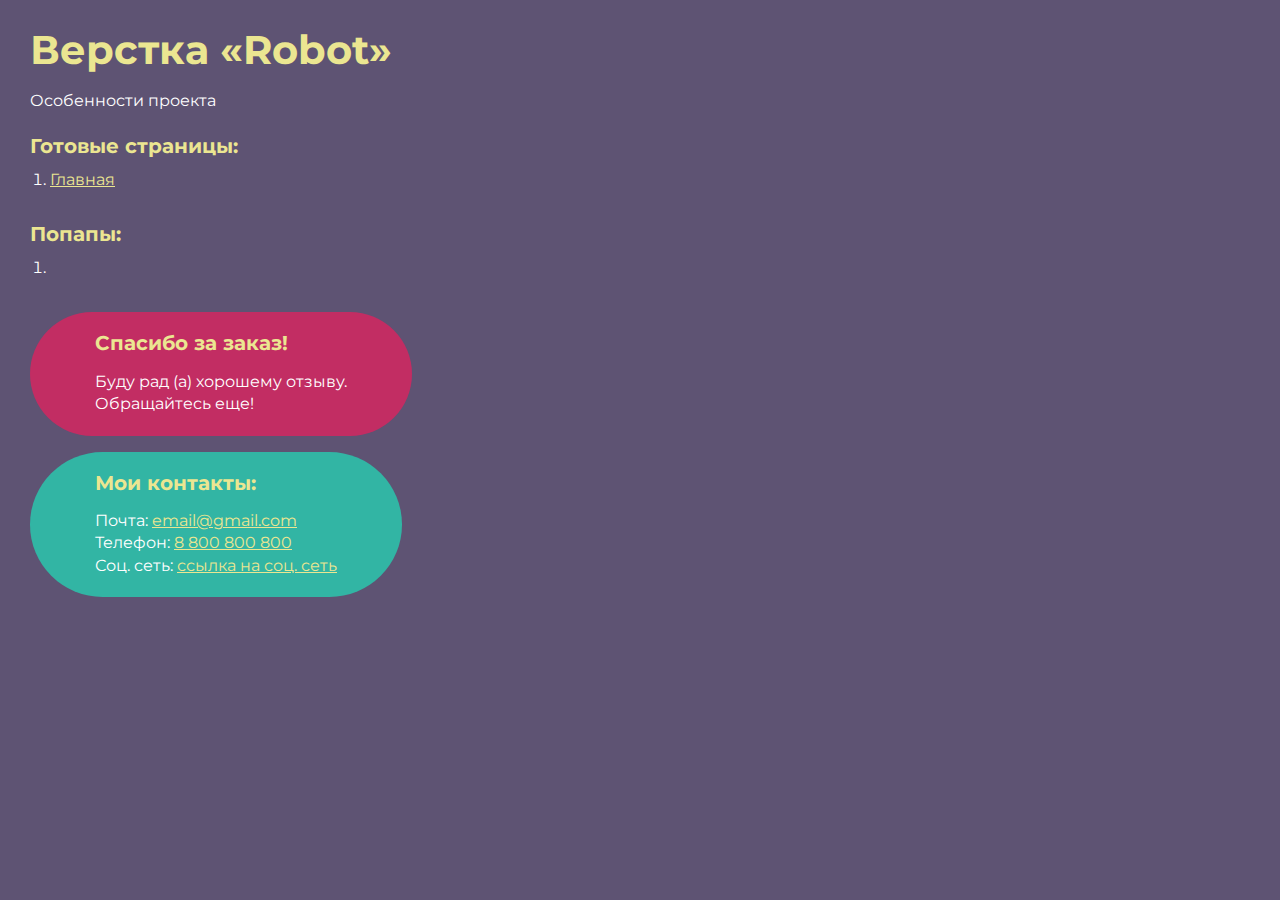
<file: index.html>
<!DOCTYPE html>
<html>

<head>
	<meta charset="UTF-8">
	<meta name="viewport" content="width=device-width, initial-scale=1.0">
	<title>Верстка «Robot»</title>
</head>

<body>
	<div class="rootpage">
		<h1>Верстка «Robot»</h1>
		<div class="rootpage__info">
			Особенности проекта
		</div>
		<h2>Готовые страницы:</h2>
		<ol class="rootpage__list">
			<li><a target="_blank" href="home.html">Главная</a></li>
		</ol>
		<h2>Попапы:</h2>
		<ol class="rootpage__list">
			<li><a target="_blank" href="home.html#"></a></li>
		</ol>
		<div class="rootpage__tnx">
			<h2>Спасибо за заказ!</h2>
			<p>Буду рад (а) хорошему отзыву.</p>
			<p>Обращайтесь еще!</p>
		</div>
		<div class="rootpage__contacts">
			<h2>Мои контакты:</h2>
			<p>Почта: <a href="mailto:email@gmail.com">email@gmail.com</a></p>
			<p>Телефон: <a href="tel:8800800800">8 800 800 800</a></p>
			<p>Соц. сеть: <a href="">ссылка на соц. сеть</a></p>
		</div>
	</div>
</body>
<style>
	@charset "UTF-8";
	@import url("https://fonts.googleapis.com/css?family=Montserrat:regular,700&display=swap");

	*,
	*::before,
	*::after {
		padding: 0px;
		margin: 0px;
		border: 0px;
		box-sizing: border-box;
	}

	html,
	body {
		height: 100%;
		margin: 0;
		padding: 0;
		min-width: 320px;
		width: 100%;
		color: #fff;
		background-color: #5e5373;
	}

	body {
		font-family: Montserrat;
		font-size: 100%;
		line-height: 1;
		font-size: 1rem;
	}

	a {
		text-decoration: underline;
		color: #ebe691
	}

	a:visited {
		text-decoration: underline;
		color: #aaa768;
	}

	a:hover {
		text-decoration: none;
	}

	ul li {
		list-style: none;
	}

	img {
		vertical-align: top;
	}

	.wrapper {
		width: 100%;
		min-height: 100%;
		overflow: hidden;
	}

	.rootpage {
		padding: 30px;
		display: flex;
		flex-direction: column;
		align-items: flex-start;
	}

	@media (max-width: 767px) {
		.rootpage {
			padding: 30px 15px;
		}
	}

	h1 {
		color: #ebe691;
		font-size: 2.5rem;
		margin: 0px 0px 1.25rem 0px;
	}

	@media (max-width: 767px) {
		h1 {
			font-size: 1.85rem;
			margin: 0px 0px 1.25rem 0px;
		}
	}

	h2 {
		color: #ebe691;
		font-size: 1.25rem;
		margin: 0px 0px 1rem 0px;
	}

	@media (max-width: 767px) {
		h2 {
			font-size: 1.125rem;
			margin: 0px 0px 1rem 0px;
		}
	}

	.rootpage__info {
		line-height: 140%;
		margin: 0px 0px 1.5rem 0px;
	}

	.rootpage__list {
		margin: 0px 0px 2.25rem 1.25rem;
	}

	.rootpage__list li:not(:last-child) {
		margin: 0px 0px 15px 0px;
	}

	.rootpage__contacts,
	.rootpage__tnx {
		border-radius: 200px;
		padding: 20px 65px;
		line-height: 140%;
	}

	@media (max-width: 767px) {

		.rootpage__contacts,
		.rootpage__tnx {
			border-radius: 40px;
			padding: 20px;
		}
	}

	.rootpage__contacts {
		background: #32b5a4;

	}

	.rootpage__contacts a {
		color: #ebe691;
	}

	.rootpage__tnx {
		background: #c22d63;
		margin: 0px 0px 1rem 0px;
	}
</style>

</html>
</file>
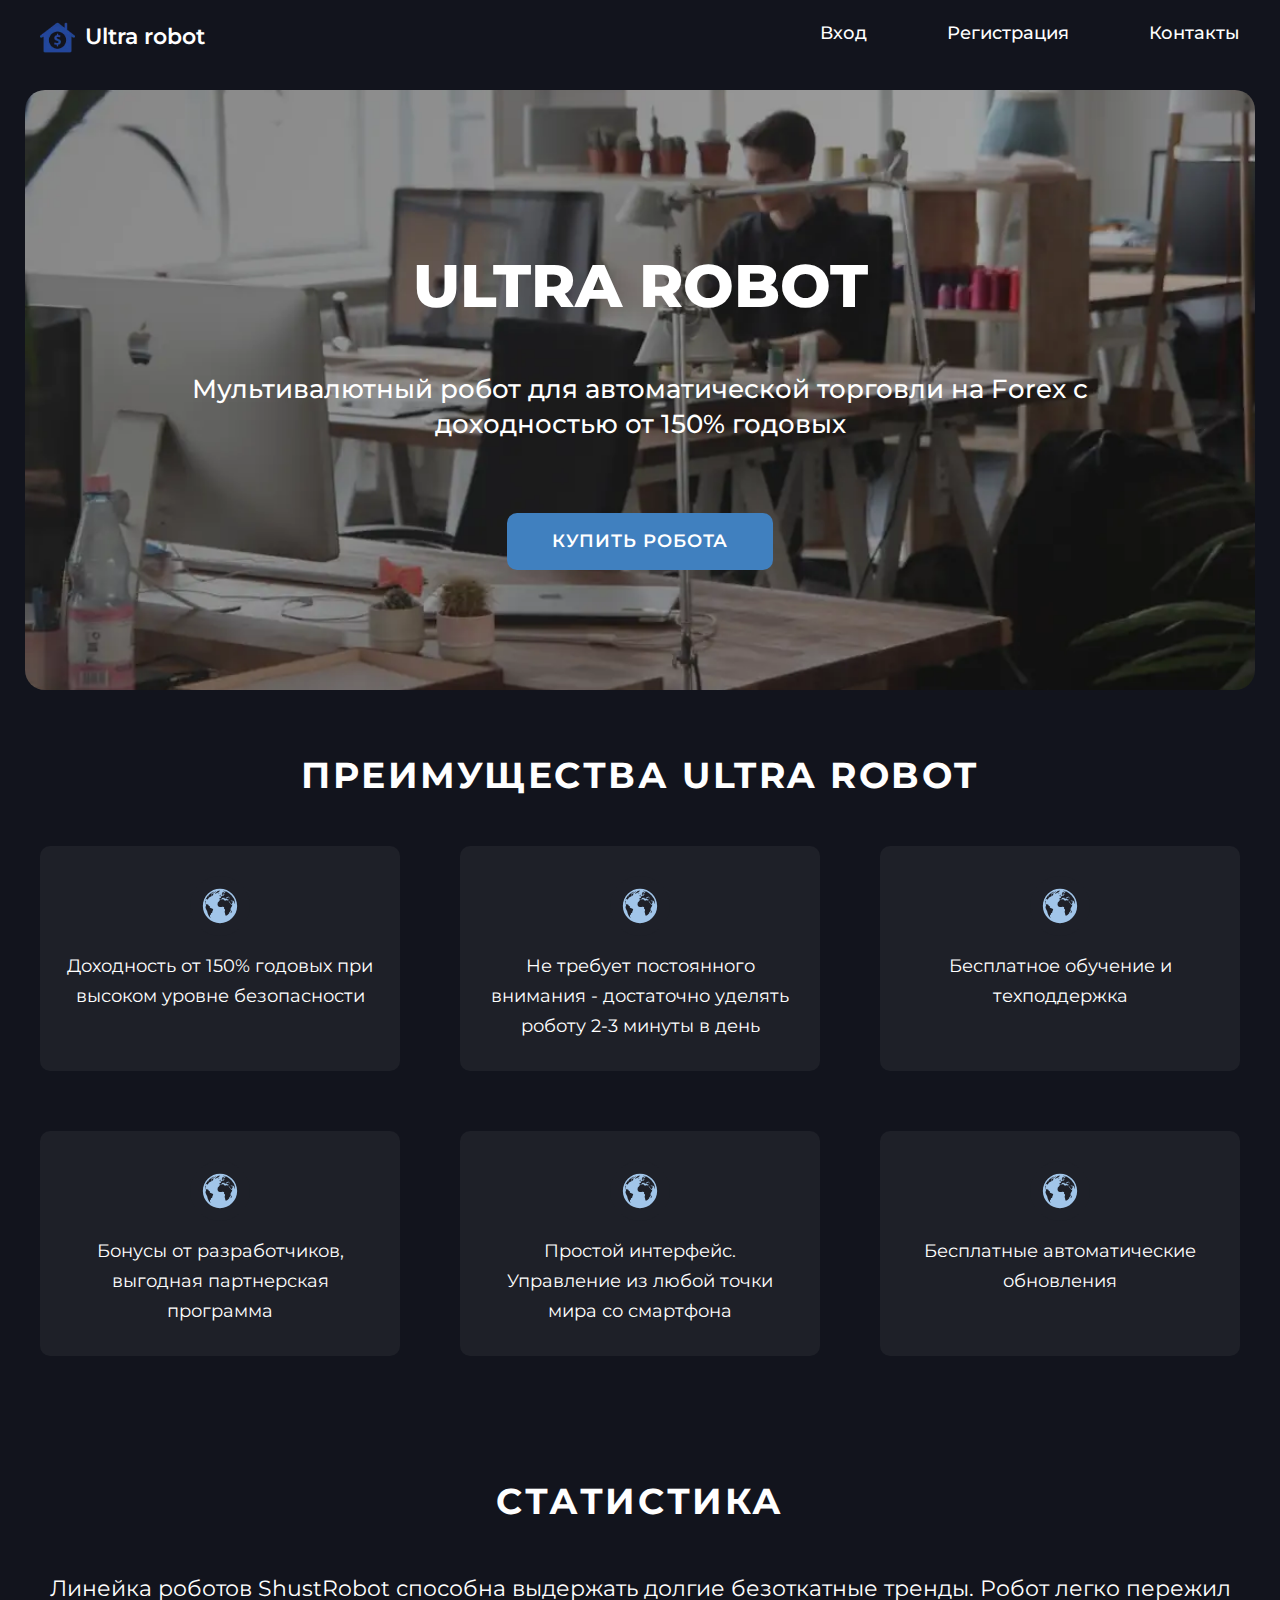
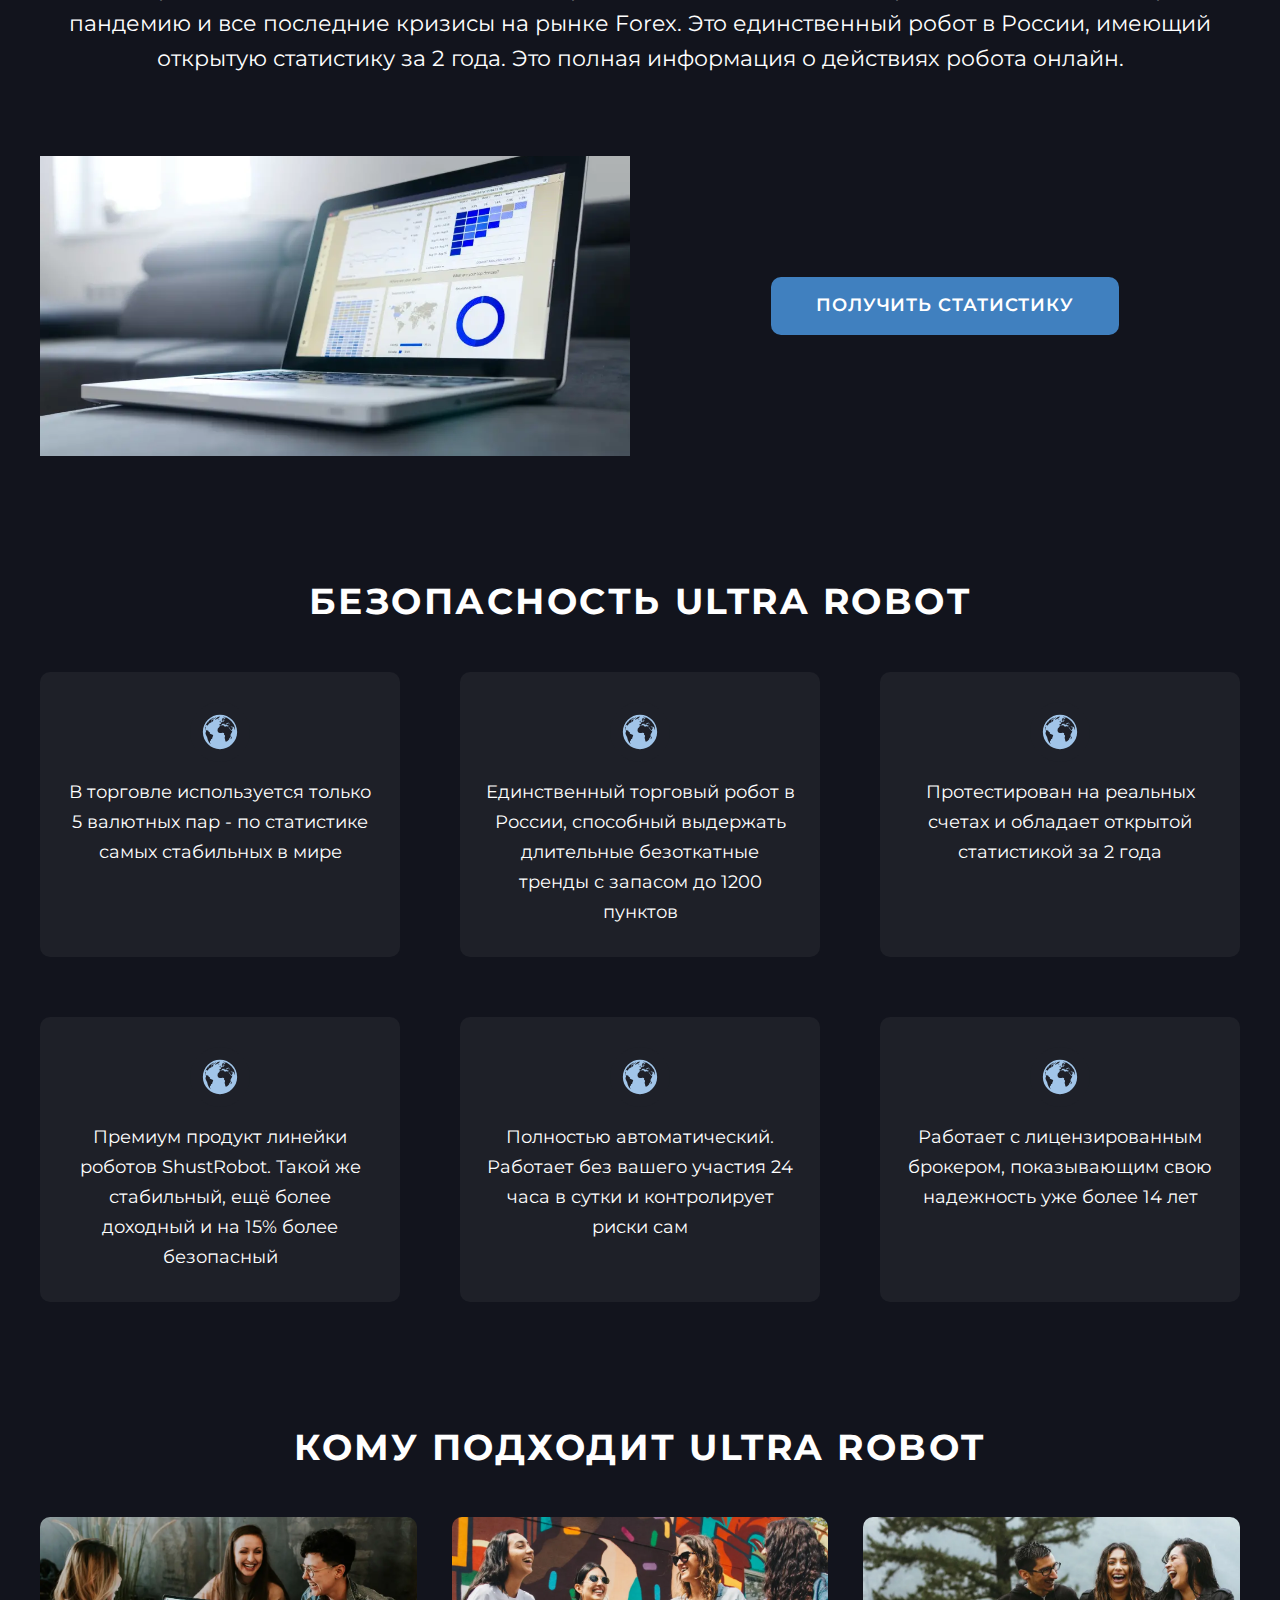
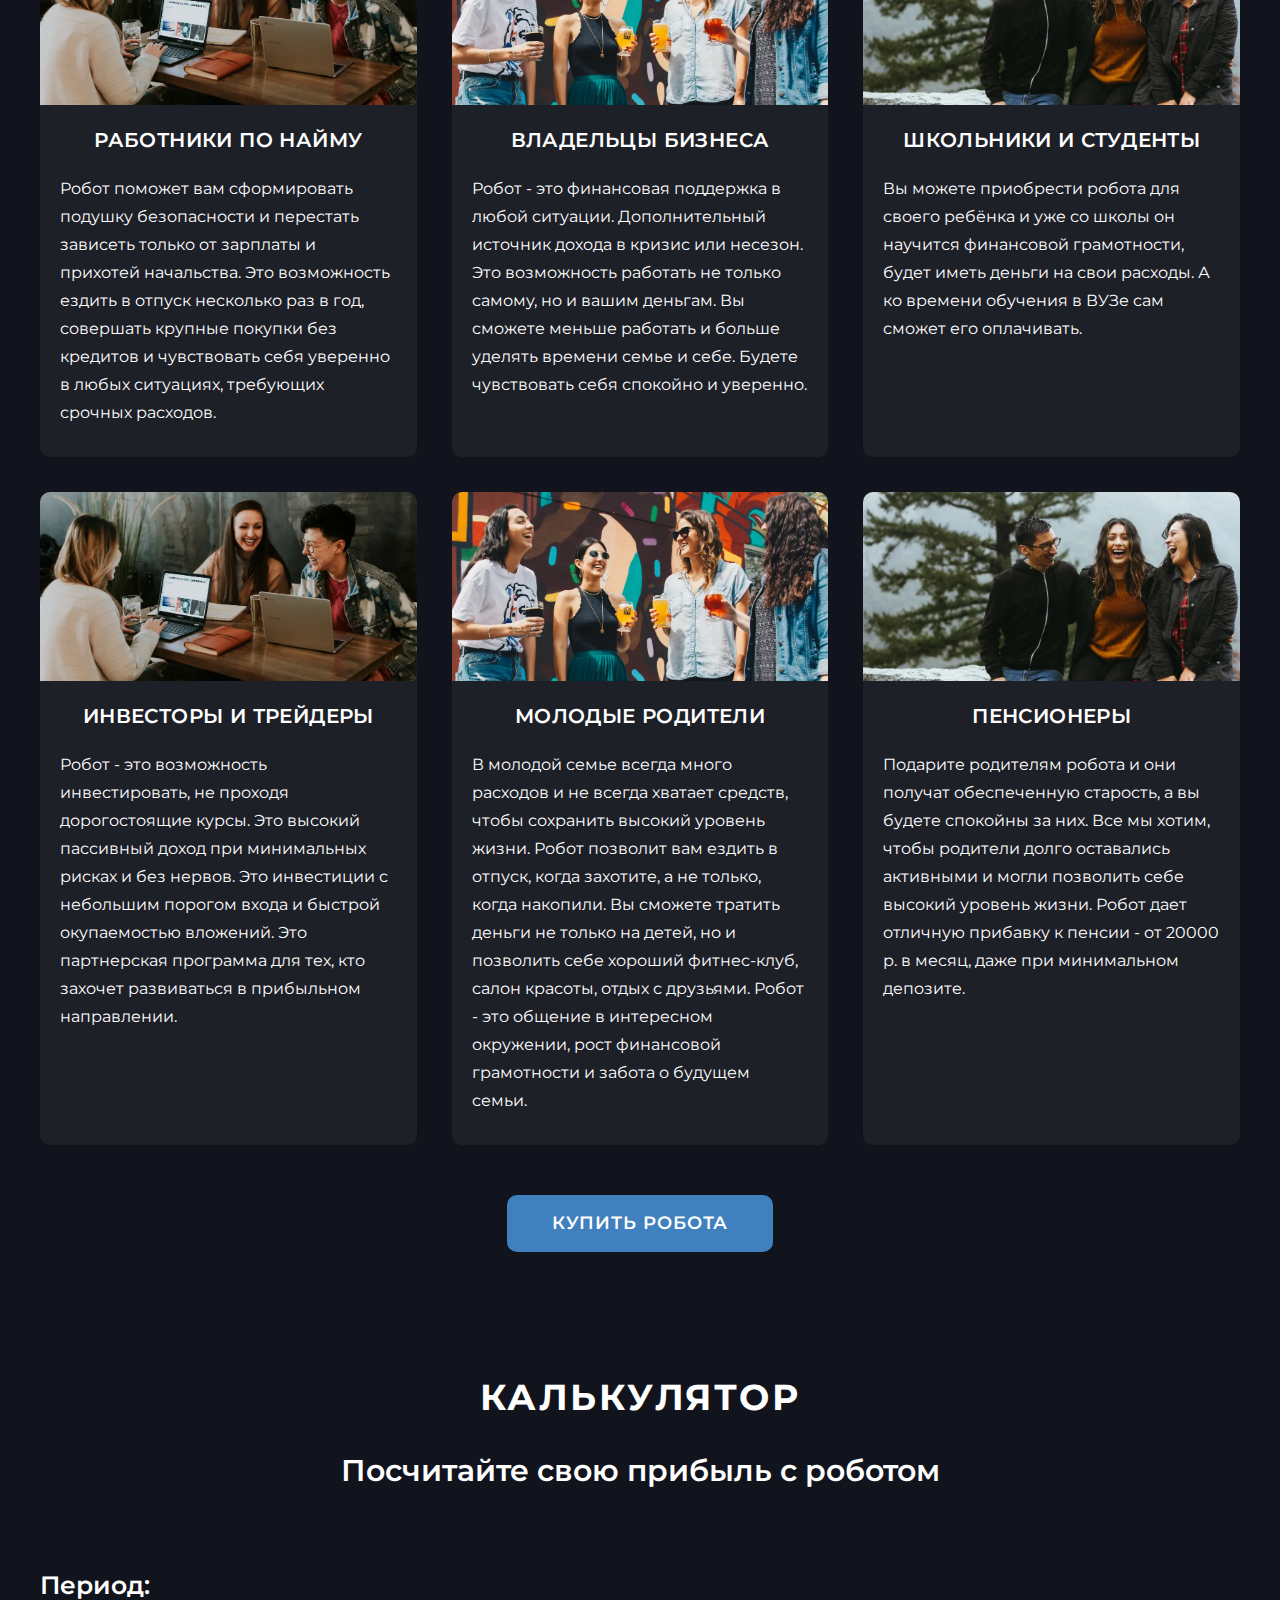
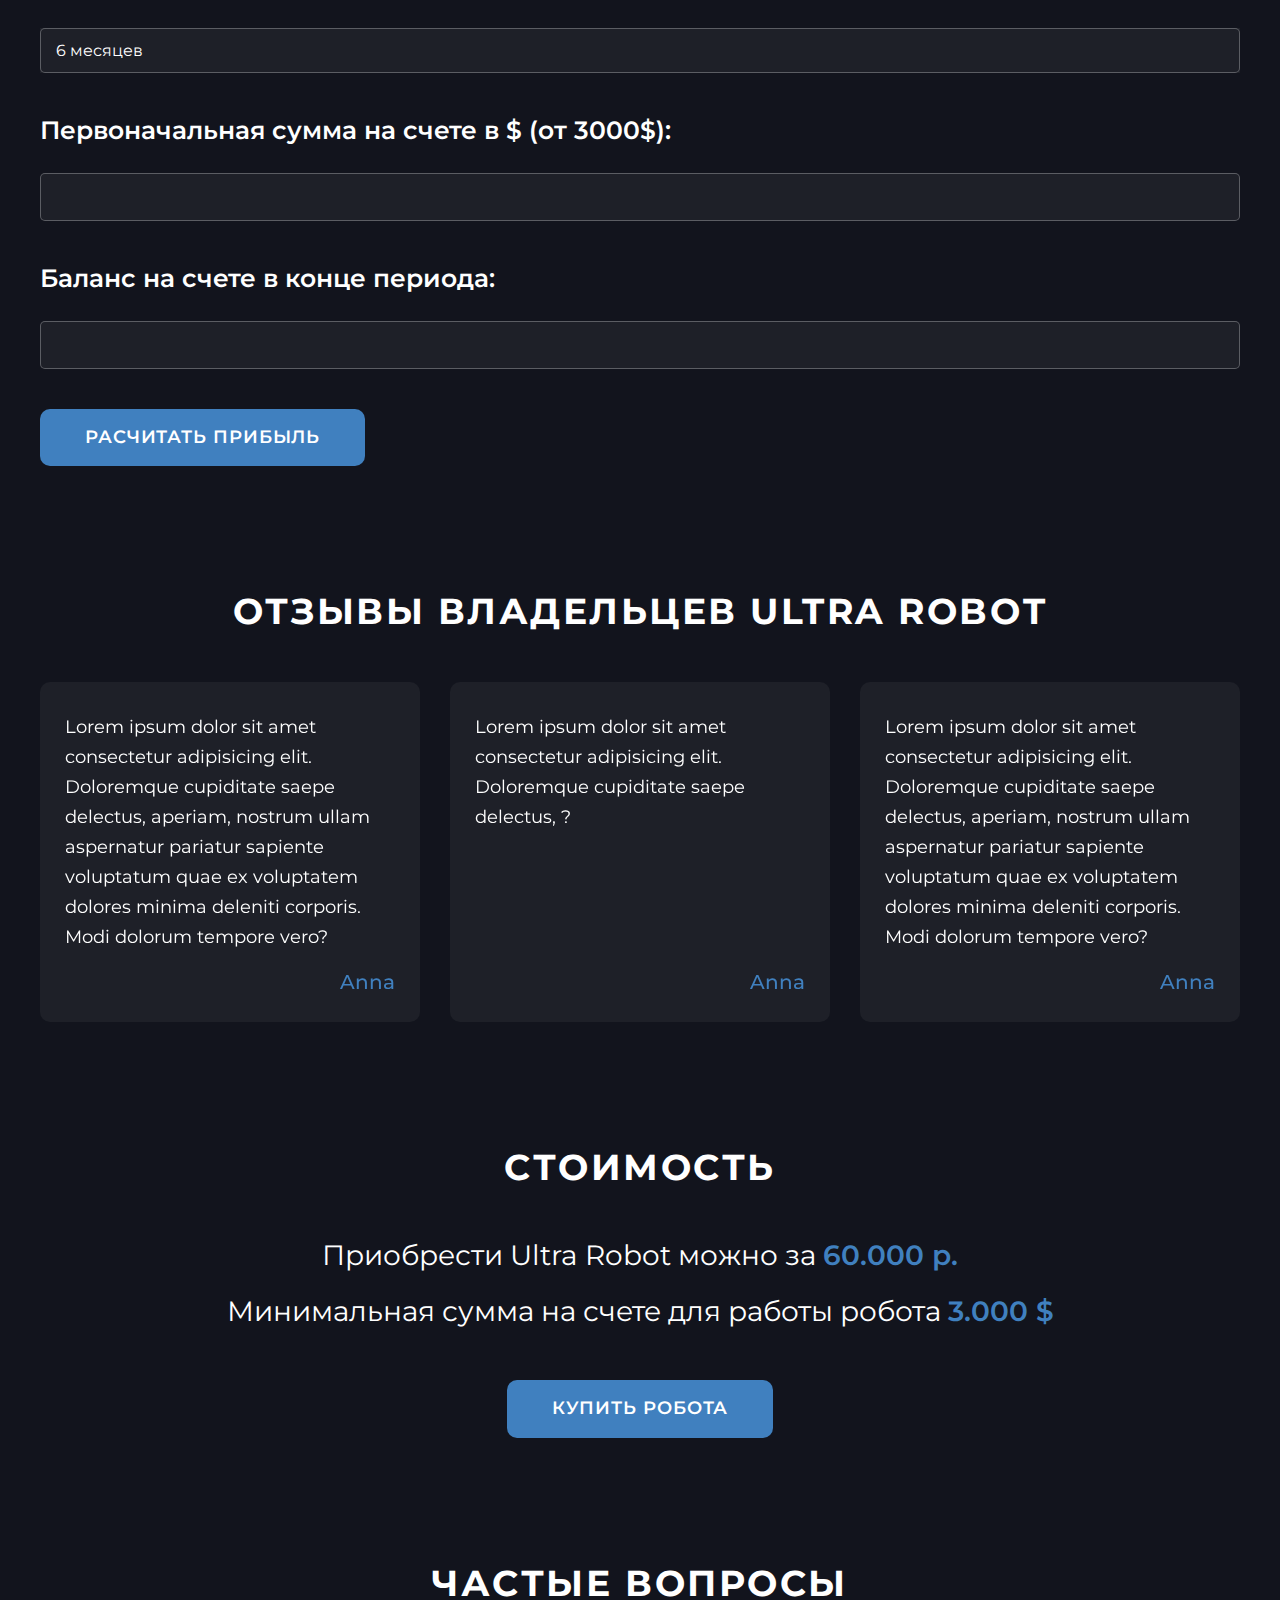
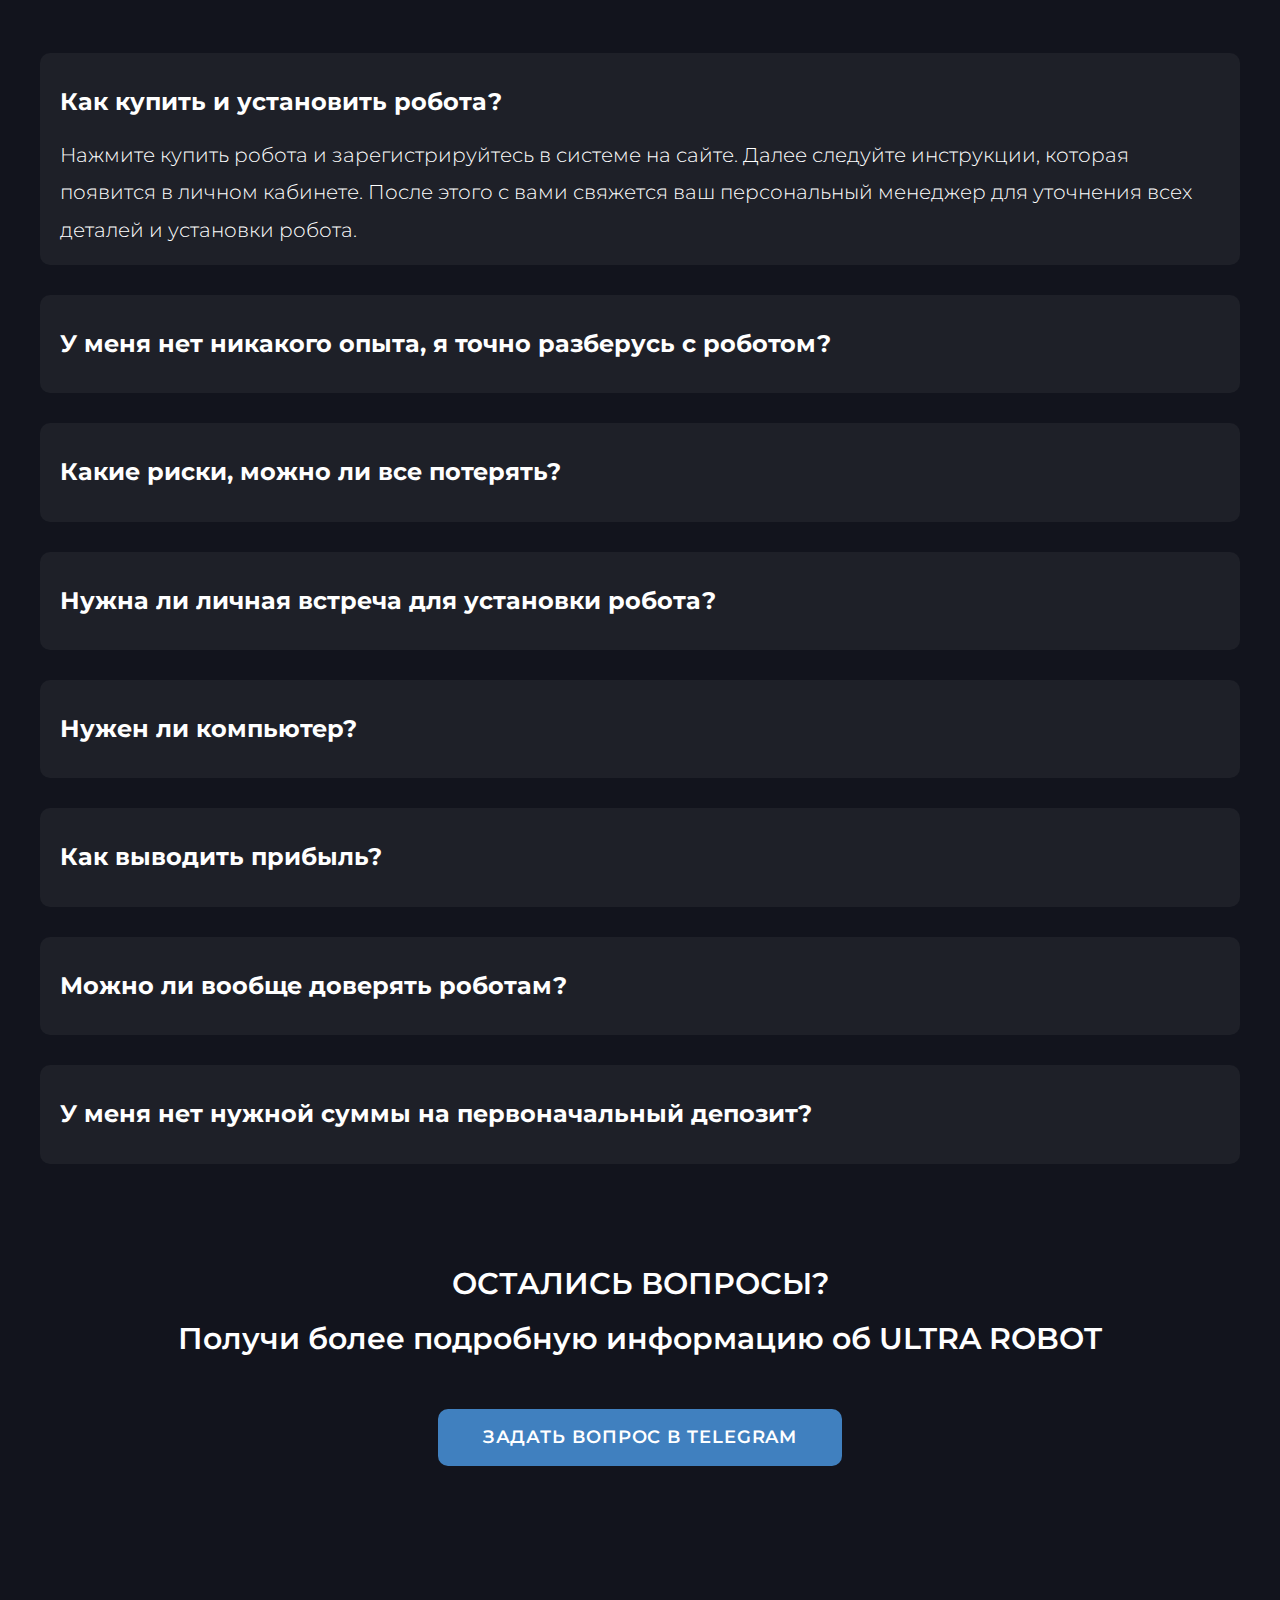
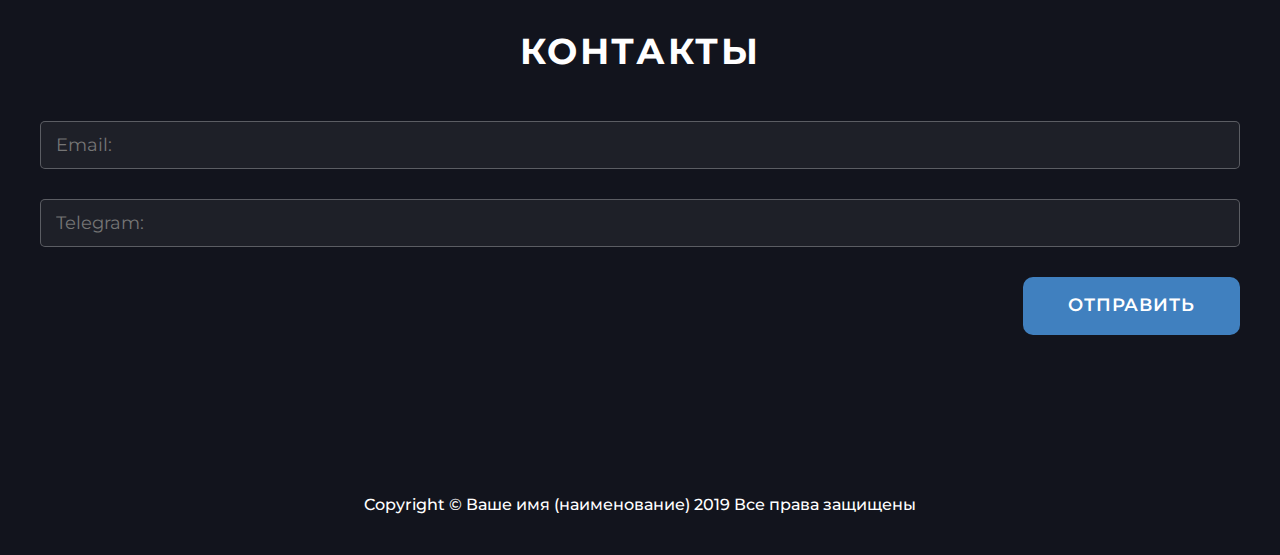
<file: home.html>
<!DOCTYPE html>
<html lang="ru">

<head>
	<title>Главная</title>
	<meta charset="UTF-8">
	<meta name="format-detection" content="telephone=no">
	<link rel="stylesheet" href="css/style.min.css?_v=20220404134551">
	<link rel="shortcut icon" href="favicon.ico">
	<!-- <meta name="robots" content="noindex, nofollow"> -->
	<meta name="viewport" content="width=device-width, initial-scale=1.0">
</head>

<body>
	<div class="wrapper">
		<header class="header">
			<div class="header__container">
				<div class="header__logo">
					<a href="" class="header__img">
						<picture><source srcset="img/logo.webp" type="image/webp"><img src="img/logo.png?_v=1649069151186" alt=""></picture>
					</a>
					<a href="" class="header__text">Ultra robot</a>
				</div>
				<div class="header__menu menu">
					<nav class="menu__body">
						<ul class="menu__list">
							<li class="menu__item"><a href="" class="menu__link">Вход</a></li>
							<li class="menu__item"><a href="" class="menu__link">Регистрация</a></li>
							<li class="menu__item"><a href="" class="menu__link">Контакты</a></li>
						</ul>
					</nav>
					<button type="button" class="menu__icon icon-menu"><span></span></button>
				</div>
			</div>
		</header>
		<main class="page">
			<section class="page__main main">
				<div class="main__container">
					<div class="main__content content-main">

						<h1 class="content-main__title">ULTRA ROBOT</h1>
						<h2 class="content-main__subtitle">Мультивалютный робот для автоматической торговли на Forex с доходностью от 150% годовых
						</h2>
						<a href="" class="content-main__button button_blue">Купить робота</a>
					</div>


				</div>
			</section>
			<section class="page__advantages advantages">
				<div class="advantages__container">
					<h3 class="advantages__title title">Преимущества ULTRA ROBOT</h3>
					<div class="advantages__items">
						<div class="advantages__item item-advantage">
							<div class="item-advantage__icon">
								<img src="img/icon.svg?_v=1649069151186" alt="">
							</div>
							<div class="item-advantage__text">
								Доходность от 150% годовых при высоком уровне безопасности

							</div>
						</div>
						<div class="advantages__item item-advantage">
							<div class="item-advantage__icon">
								<img src="img/icon.svg?_v=1649069151186" alt="">
							</div>
							<div class="item-advantage__text">
								Не требует постоянного внимания - достаточно уделять роботу 2-3 минуты в день
							</div>
						</div>
						<div class="advantages__item item-advantage">
							<div class="item-advantage__icon">
								<img src="img/icon.svg?_v=1649069151186" alt="">
							</div>
							<div class="item-advantage__text">
								Бесплатное обучение и техподдержка
							</div>
						</div>
						<div class="advantages__item item-advantage">
							<div class="item-advantage__icon">
								<img src="img/icon.svg?_v=1649069151186" alt="">
							</div>
							<div class="item-advantage__text">
								Бонусы от разработчиков, выгодная партнерская программа
							</div>
						</div>
						<div class="advantages__item item-advantage">
							<div class="item-advantage__icon">
								<img src="img/icon.svg?_v=1649069151186" alt="">
							</div>
							<div class="item-advantage__text">
								Простой интерфейс. Управление из любой точки мира со смартфона
							</div>
						</div>
						<div class="advantages__item item-advantage">
							<div class="item-advantage__icon">
								<img src="img/icon.svg?_v=1649069151186" alt="">
							</div>
							<div class="item-advantage__text">
								Бесплатные автоматические обновления

							</div>
						</div>
					</div>
				</div>
			</section>
			<section class="page__statistics statistics">
				<div class="statistics__container">
					<h3 class="statistics__title title">
						Статистика
					</h3>
					<div class="statistics__text">Линейка роботов ShustRobot способна выдержать долгие безоткатные тренды. Робот легко пережил пандемию и все последние кризисы на рынке Forex. Это единственный робот в России, имеющий открытую статистику за 2 года. Это полная информация о действиях робота онлайн. </div>
					<div class="statistics__content">
						<div class="statistics__image-ibg">
							<picture><source srcset="img/graph.webp" type="image/webp"><img src="img/graph.jpg?_v=1649069151186" alt=""></picture>
						</div>
						<div class="statistics__button">
							<a href="" data-popup="#popup" class="statistics__btn button_blue">
								Получить статистику
							</a>
						</div>
					</div>
				</div>
			</section>
			<section class="page__security security">
				<div class="security__container">
					<h3 class="security__title title">Безопасность ULTRA ROBOT</h3>
					<div class="security__items">
						<div class="security__item item-security">
							<div class="item-security__icon">
								<img src="img/icon.svg?_v=1649069151186" alt="">
							</div>
							<div class="item-security__text">
								В торговле используется только 5 валютных пар - по статистике самых стабильных в мире
							</div>
						</div>
						<div class="security__item item-security">
							<div class="item-security__icon">
								<img src="img/icon.svg?_v=1649069151186" alt="">
							</div>
							<div class="item-security__text">
								Единственный торговый робот в России, способный выдержать длительные безоткатные тренды с запасом до 1200 пунктов
							</div>
						</div>
						<div class="security__item item-security">
							<div class="item-security__icon">
								<img src="img/icon.svg?_v=1649069151186" alt="">
							</div>
							<div class="item-security__text">
								Протестирован на реальных счетах и обладает открытой статистикой за 2 года

							</div>
						</div>
						<div class="security__item item-security">
							<div class="item-security__icon">
								<img src="img/icon.svg?_v=1649069151186" alt="">
							</div>
							<div class="item-security__text">
								Премиум продукт линейки роботов ShustRobot. Такой же стабильный, ещё более доходный и на 15% более безопасный

							</div>
						</div>
						<div class="security__item item-security">
							<div class="item-security__icon">
								<img src="img/icon.svg?_v=1649069151186" alt="">
							</div>
							<div class="item-security__text">
								Полностью автоматический. Работает без вашего участия 24 часа в сутки и контролирует риски сам



							</div>
						</div>
						<div class="security__item item-security">
							<div class="item-security__icon">
								<img src="img/icon.svg?_v=1649069151186" alt="">
							</div>
							<div class="item-security__text">
								Работает с лицензированным брокером, показывающим свою надежность уже более 14 лет

							</div>
						</div>

					</div>
				</div>
			</section>

			<section class="page__whom whom">
				<div class="whom__container">
					<div class="whom__title title">КОМУ ПОДХОДИТ ULTRA ROBOT</div>
					<div class="whom__items">
						<div class="whom__item item-whom">
							<div class="item-whom__image-ibg">
								<picture><source srcset="img/whom/01.webp" type="image/webp"><img src="img/whom/01.jpg?_v=1649069151186" alt=""></picture>
							</div>
							<div class="item-whom__content">
								<div class="item-whom__title">Работники по найму</div>
								<div class="item-whom__text">Робот поможет вам сформировать подушку безопасности и перестать зависеть только от зарплаты и прихотей начальства. Это возможность ездить в отпуск несколько раз в год, совершать крупные покупки без кредитов и чувствовать себя уверенно в любых ситуациях, требующих срочных расходов. </div>
							</div>
						</div>
						<div class="whom__item item-whom">
							<div class="item-whom__image-ibg">
								<picture><source srcset="img/whom/02.webp" type="image/webp"><img src="img/whom/02.jpg?_v=1649069151186" alt=""></picture>
							</div>
							<div class="item-whom__content">
								<div class="item-whom__title">Владельцы бизнеса</div>
								<div class="item-whom__text">Робот - это финансовая поддержка в любой ситуации. Дополнительный источник дохода в кризис или несезон. Это возможность работать не только самому, но и вашим деньгам. Вы сможете меньше работать и больше уделять времени семье и себе. Будете чувствовать себя спокойно и уверенно. </div>
							</div>
						</div>
						<div class="whom__item item-whom">
							<div class="item-whom__image-ibg">
								<picture><source srcset="img/whom/03.webp" type="image/webp"><img src="img/whom/03.jpg?_v=1649069151186" alt=""></picture>
							</div>
							<div class="item-whom__content">
								<div class="item-whom__title">Школьники и студенты </div>
								<div class="item-whom__text">Вы можете приобрести робота для своего ребёнка и уже со школы он научится финансовой грамотности, будет иметь деньги на свои расходы. А ко времени обучения в ВУЗе сам сможет его оплачивать. </div>
							</div>
						</div>
						<div class="whom__item item-whom">
							<div class="item-whom__image-ibg">
								<picture><source srcset="img/whom/01.webp" type="image/webp"><img src="img/whom/01.jpg?_v=1649069151186" alt=""></picture>
							</div>
							<div class="item-whom__content">
								<div class="item-whom__title">Инвесторы и трейдеры</div>
								<div class="item-whom__text">Робот - это возможность инвестировать, не проходя дорогостоящие курсы. Это высокий пассивный доход при минимальных рисках и без нервов. Это инвестиции с небольшим порогом входа и быстрой окупаемостью вложений. Это партнерская программа для тех, кто захочет развиваться в прибыльном направлении. </div>
							</div>
						</div>
						<div class="whom__item item-whom">
							<div class="item-whom__image-ibg">
								<picture><source srcset="img/whom/02.webp" type="image/webp"><img src="img/whom/02.jpg?_v=1649069151186" alt=""></picture>
							</div>
							<div class="item-whom__content">
								<div class="item-whom__title">Молодые родители</div>
								<div class="item-whom__text">В молодой семье всегда много расходов и не всегда хватает средств, чтобы сохранить высокий уровень жизни. Робот позволит вам ездить в отпуск, когда захотите, а не только, когда накопили. Вы сможете тратить деньги не только на детей, но и позволить себе хороший фитнес-клуб, салон красоты, отдых с друзьями. Робот - это общение в интересном окружении, рост финансовой грамотности и забота о будущем семьи. </div>
							</div>
						</div>
						<div class="whom__item item-whom">
							<div class="item-whom__image-ibg">
								<picture><source srcset="img/whom/03.webp" type="image/webp"><img src="img/whom/03.jpg?_v=1649069151186" alt=""></picture>
							</div>
							<div class="item-whom__content">
								<div class="item-whom__title">Пенсионеры </div>
								<div class="item-whom__text">Подарите родителям робота и они получат обеспеченную старость, а вы будете спокойны за них. Все мы хотим, чтобы родители долго оставались активными и могли позволить себе высокий уровень жизни. Робот дает отличную прибавку к пенсии - от 20000 р. в месяц, даже при минимальном депозите.

								</div>
							</div>
						</div>
					</div>
					<div class="whom__footer">
						<a href="" class="whom__button button_blue">Купить робота</a>
					</div>
				</div>
			</section>
			<section class="page__calc calc">
				<div class="calc__container">
					<div class="calc__title title">КАЛЬКУЛЯТОР</div>
					<div class="calc__subtitle subtitle">Посчитайте свою прибыль с роботом</div>
					<form action="get" name="my">
						<div class="calc__line">
							<label id="myselect" class="calc__label" for="time">Период:</label>
							<div class="calc__input">
								<select name="time" class="form">
									<option value="1" selected> 6 месяцев</option>
									<option value="2">1 год </option>
									<option value="3">2 года </option>
								</select>
							</div>
						</div>
						<div class="calc__line">
							<label class="calc__label" for="sum">Первоначальная сумма на счете в $ (от 3000$):</label>
							<input autocomplete="off" step="10" id="myinput" type="number" min="3000" name="sum" placeholder="" class="input calc__input">
						</div>
						<div class="calc__line">
							<label class="calc__label" for="total">Баланс на счете в конце периода:</label>
							<input autocomplete="off" type="text" readonly name="total" placeholder="" class="calc__input input">
						</div>
						<button type="button" id="calcBtn" class="calc__button button button_blue">Расчитать прибыль</button>
					</form>
				</div>
			</section>
			<section class="page__reviews reviews">
				<div class="reviews__container">
					<div class="reviews__title title">ОТЗЫВЫ ВЛАДЕЛЬЦЕВ ULTRA ROBOT</div>
					<div class="reviews__slider">
						<div class="reviews__swiper">
							<div class="reviews__slide slide-reviews">
								<div class="slide-reviews__body">Lorem ipsum dolor sit amet consectetur adipisicing elit. Doloremque cupiditate saepe delectus, aperiam, nostrum ullam aspernatur pariatur sapiente voluptatum quae ex voluptatem dolores minima deleniti corporis. Modi dolorum tempore vero?</div>
								<div class="slide-reviews__name">Anna</div>
							</div>
							<div class="reviews__slide slide-reviews">
								<div class="slide-reviews__body">Lorem ipsum dolor sit amet consectetur adipisicing elit. Doloremque cupiditate saepe delectus, ?</div>
								<div class="slide-reviews__name">Anna</div>
							</div>
							<div class="reviews__slide slide-reviews">
								<div class="slide-reviews__body">Lorem ipsum dolor sit amet consectetur adipisicing elit. Doloremque cupiditate saepe delectus, aperiam, nostrum ullam aspernatur pariatur sapiente voluptatum quae ex voluptatem dolores minima deleniti corporis. Modi dolorum tempore vero?</div>
								<div class="slide-reviews__name">Anna</div>
							</div>
						</div>
					</div>
				</div>
			</section>
			<section class="page__price price">
				<div class="price__container">
					<h3 class="price__title title">СТОИМОСТЬ</h3>
					<div class="price__content">
						<p class="price__subtitle">Приобрести Ultra Robot можно за <span>60.000 р.</span></p>
						<p class="price__subtitle">Минимальная сумма на счете для работы робота <span>3.000 $</span> </p>
					</div>
					<p class="price__footer"><a href="" class="price__button button_blue">Купить робота</a></p>

				</div>

			</section>
			<section class="page__questions question">
				<div class="question__container">
					<div class="question__title title">ЧАСТЫЕ ВОПРОСЫ</div>
					<div class="question__content">
						<div data-spollers class="question__spoller spollers">
							<div class="spollers__item">
								<button type="button" data-spoller class="spollers__title _spoller-active">Как купить и установить робота?</button>
								<div class="spollers__body">Нажмите купить робота и зарегистрируйтесь в системе на сайте. Далее следуйте инструкции, которая появится в личном кабинете. После этого с вами свяжется ваш персональный менеджер для уточнения всех деталей и установки робота.</div>
							</div>
							<div class="spollers__item">
								<button type="button" data-spoller class="spollers__title">У меня нет никакого опыта, я точно разберусь с роботом?</button>
								<div class="spollers__body">Робот - это простой в управлении инструмент. С ним легко справляются даже школьники и пенсионеры. Вы пройдёте короткое бесплатное обучение и легко во всем разберетесь. Это не сложнее, чем любое приложение на телефоне.</div>
							</div>
							<div class="spollers__item">
								<button type="button" data-spoller class="spollers__title">Какие риски, можно ли все потерять?</button>
								<div class="spollers__body">Риски на Forex есть всегда, как в любых инвестициях. ULTRA ROBOT это премиум продукт линейки роботов ShustRobot (самых безопасных роботов в России) и он еще на 15% безопаснее. Это подтверждается открытой статистикой на реальном счете за несколько лет. Это продукт с высокой доходностью при минимальнейших рисках.</div>
							</div>
							<div class="spollers__item">
								<button type="button" data-spoller class="spollers__title">Нужна ли личная встреча для установки робота? </button>
								<div class="spollers__body">Робота можно установить удаленно, личная встреча не требуется. Ваш персональный менеджер поможет вам в процессе установки.</div>
							</div>
							<div class="spollers__item">
								<button type="button" data-spoller class="spollers__title"> Нужен ли компьютер?</button>
								<div class="spollers__body">Робот устанавливается на удаленный рабочий стол. Подключиться к нему можно с любого устройства, на котором есть интернет (телефон, планшет, компьютер).</div>
							</div>
							<div class="spollers__item">
								<button type="button" data-spoller class="spollers__title">Как выводить прибыль? </button>
								<div class="spollers__body">Пополнение счета и снятие прибыли осуществляется с помощью банковской карты. Прибыль можно выводить хоть каждый день.</div>
							</div>
							<div class="spollers__item">
								<button type="button" data-spoller class="spollers__title">Можно ли вообще доверять роботам?</button>
								<div class="spollers__body">Более 70% всех сделок на мировом валютном рынке уже давно осуществляется роботами. Иностранные финансовые консультанты включают роботов в инвестиционные портфели клиентов. Роботу можно доверять больше, чем человеку - он не спит и не устает. Математический алгоритм работает как часы.</div>
							</div>
							<div class="spollers__item">
								<button type="button" data-spoller class="spollers__title">У меня нет нужной суммы на первоначальный депозит?</button>
								<div class="spollers__body">В этом случае мы можем предложить вам другого робота из линейки ShustRobot, с более низким порогом входа в инвестиции. Напишите нам в <a href="" class="spollers__link_telegram">Телеграм</a> и получите персональное предложение.</div>
							</div>
						</div>
					</div>
					<div class="question__footer footer-question">
						<div class="footer-question__text">
							<p>ОСТАЛИСЬ ВОПРОСЫ? </p>
							<p>Получи более подробную информацию об ULTRA ROBOT</p>
						</div>

						<a href="" class="footer-question__button button_blue">Задать вопрос в Telegram</a>
					</div>


				</div>
			</section>
		</main>
		<footer class="footer">
			<div class="footer__container">
				<div class="footer__title title">КОНТАКТЫ</div>
				<form action="" class="footer__body">
					<div class="footer__input"><input data-required="email" autocomplete="off" type="text" name="useremail" data-error="Ошибка" placeholder="Email:" class="input"></div>
					<div class="footer__input"><input autocomplete="off" type="text" name="usertelegram" data-error="Ошибка" placeholder="Telegram:" class="input"></div>
					<div class="footer__button"><button type="submit" class="button button_blue">Отправить</button></div>
				</form>

				<div class="footer__bottom">
					<span> Copyright © Ваше имя (наименование) 2019 Все права защищены </span>
				</div>
			</div>
		</footer>
	</div>

	<div id="popup" aria-hidden="true" class="popup">
		<div class="popup__wrapper">
			<div class="popup__content">
				<button data-close type="button" class="popup__close">
					<img src="img/icons/close.svg?_v=1649069151186" alt="">
				</button>
				<div class="popup__text">
					<div class="popup__info">Получить статистику:</div>
					<div class="popup__buttons">
						<a href="" data-popup="#popup2" class="popup__link button_blue popup__button">Email</a>
						<a href="" class="popup__link button_blue popup__button">Telegram</a>
					</div>
				</div>
			</div>
		</div>
	</div>



	<div id="popup2" aria-hidden="true" class="popup">
		<div class="popup__wrapper">
			<div class="popup__content popup__content_form">
				<button data-close type="button" class="popup__close">
					<img src="img/icons/close.svg?_v=1649069151186" alt="">
				</button>
				<div class="popup__text popup__text_form">
					<form action="">
						<div class="popup__line">
							<label class="popup__label" for="username">Ваше имя:</label>
							<input autocomplete="off" type="text" name="username" placeholder="" class="input">
						</div>
						<div class="popup__line">
							<label class="popup__label" for="useremail">Укажите Ваш Email:</label>
							<input data-required="email" autocomplete="off" type="email" name="useremail" placeholder="" class="input">
						</div>
						<div class="popup__footer"><button type="submit" class="button button_blue popup__button">Получить статистику</button></div>
					</form>
				</div>
			</div>
		</div>
	</div>


	<script src="js/app.min.js?_v=20220404134551"></script>
</body>

</html>
</file>
<file: css/style.min.css>
@charset "UTF-8";@import url('https://fonts.googleapis.com/css2?family=Montserrat:wght@300; 400;500;600;700;800&display=swap');*{padding:0;margin:0;border:0}*,:after,:before{-webkit-box-sizing:border-box;box-sizing:border-box}body,html{height:100%;min-width:320px}body{color:#fff;line-height:1;font-family:Montserrat,sans-serif;font-size:1rem;-ms-text-size-adjust:100%;-moz-text-size-adjust:100%;-webkit-text-size-adjust:100%;-webkit-font-smoothing:antialiased;-moz-osx-font-smoothing:grayscale}button,input,textarea{font-family:Montserrat,sans-serif;font-size:inherit}button{cursor:pointer;color:inherit;background-color:inherit}a{color:inherit}a:link,a:visited{text-decoration:none}a:hover{text-decoration:none}ul li{list-style:none}img{vertical-align:top}h1,h2,h3,h4,h5,h6{font-weight:inherit;font-size:inherit}.lock body{overflow:hidden;-ms-touch-action:none;touch-action:none}.wrapper{min-height:100%;display:-webkit-box;display:-ms-flexbox;display:flex;-webkit-box-orient:vertical;-webkit-box-direction:normal;-ms-flex-direction:column;flex-direction:column;overflow:hidden;background-color:#12141d}.wrapper>main{-webkit-box-flex:1;-ms-flex:1 1 auto;flex:1 1 auto}.wrapper>*{min-width:0}[class*=__container]{max-width:75rem;-webkit-box-sizing:content-box;box-sizing:content-box;margin:0 auto;padding:0 .9375rem}input[type=email],input[type=tel],input[type=text],textarea{-webkit-appearance:none;-moz-appearance:none;appearance:none}input[type=email]:focus,input[type=tel]:focus,input[type=text]:focus,textarea:focus{outline:0}.input{width:100%;color:#fff;display:block;padding:.75rem .9375rem;background:#12141d;border-radius:.3125rem;border:.0625rem solid rgba(255,255,255,.274);overflow:hidden}textarea.input{resize:none;padding:0 0}.select{position:relative}.select__body{position:relative}.select__title{color:inherit;text-align:left;border:.0625rem solid rgba(255,255,255,.274);background-color:#1e2028;cursor:pointer;width:100%;border-radius:.3125rem}.select__value{display:-webkit-box;display:-ms-flexbox;display:flex;-webkit-box-align:center;-ms-flex-align:center;align-items:center;padding:.75rem .9375rem;-webkit-box-pack:justify;-ms-flex-pack:justify;justify-content:space-between;-webkit-box-orient:horizontal;-webkit-box-direction:reverse;-ms-flex-direction:row-reverse;flex-direction:row-reverse}.select__value:before{content:"";-ms-flex-item-align:stretch;-ms-grid-row-align:stretch;align-self:stretch;-webkit-box-flex:0;-ms-flex:0 0 10px;flex:0 0 10px;-webkit-transition:all .3s ease 0s;-o-transition:all .3s ease 0s;transition:all .3s ease 0s;display:-webkit-box;display:-ms-flexbox;display:flex;-webkit-box-pack:center;-ms-flex-pack:center;justify-content:center;-webkit-box-align:center;-ms-flex-align:center;align-items:center}._select-open .select__value:before{-webkit-transform:rotate(-180deg);-ms-transform:rotate(-180deg);transform:rotate(-180deg)}.select__text{-webkit-box-flex:1;-ms-flex:1 1 auto;flex:1 1 auto}.select__input{width:100%;background-color:transparent;height:100%}.select__options{color:#fff;position:absolute;top:3.125rem;border-radius:0 0 4px 4px;min-width:100%;left:0;background-color:#1e2028;border-top:0;border:.0625rem solid rgba(255,255,255,.274);border-top:0;padding:.3125rem 0}.select__scroll{overflow-y:auto;overflow-x:hidden;max-height:200px}.select__option{width:100%;display:block;text-align:left;cursor:pointer;padding:.75rem .9375rem;color:inherit}.select__option._select-selected{background-color:#12141d}.select__row{display:-webkit-inline-box;display:-ms-inline-flexbox;display:inline-flex;-webkit-box-align:center;-ms-flex-align:center;align-items:center}.select._select-open{z-index:5}._select-tag{cursor:pointer}body::after{content:"";background-color:rgba(0,0,0,.5);position:fixed;width:100%;height:100%;top:0;left:0;opacity:0;-webkit-transition:opacity .8s ease 0s;-o-transition:opacity .8s ease 0s;transition:opacity .8s ease 0s;pointer-events:none}body.popup-show::after{opacity:1}.popup{position:fixed;top:0;left:0;bottom:0;right:0;z-index:100;padding:30px 10px;-webkit-transition:visibility .8s ease 0s;-o-transition:visibility .8s ease 0s;transition:visibility .8s ease 0s;visibility:hidden}.popup_show{visibility:visible;overflow:auto}.popup_show .popup__content{visibility:visible;-webkit-transform:scale(1);-ms-transform:scale(1);transform:scale(1)}.popup__wrapper{display:-webkit-box;display:-ms-flexbox;display:flex;-webkit-box-orient:vertical;-webkit-box-direction:normal;-ms-flex-direction:column;flex-direction:column;-webkit-box-align:center;-ms-flex-align:center;align-items:center;min-height:100%;-webkit-box-flex:1;-ms-flex:1 1 auto;flex:1 1 auto;width:100%;display:flex;-webkit-box-pack:center;-ms-flex-pack:center;justify-content:center;align-items:center}.popup__content{position:relative;visibility:hidden;-webkit-transform:scale(0);-ms-transform:scale(0);transform:scale(0);-webkit-transition:-webkit-transform .3s ease 0s;transition:-webkit-transform .3s ease 0s;-o-transition:transform .3s ease 0s;transition:transform .3s ease 0s;transition:transform .3s ease 0s,-webkit-transform .3s ease 0s;background-color:#1e2028;padding:.9375rem 1.25rem 1.875rem 1.25rem;width:100%;max-width:40.625rem;border-radius:1.25rem}.lock .popup__content{visibility:visible}.popup__info{font-weight:700;line-height:1.5909090909;text-align:center;margin-top:1.5625rem}.popup__buttons{display:-webkit-box;display:-ms-flexbox;display:flex;-webkit-box-pack:space-evenly;-ms-flex-pack:space-evenly;justify-content:space-evenly;margin-bottom:1.25rem}.popup__close{position:absolute;top:.9375rem;right:.9375rem;width:1.25rem;height:1.25rem}.popup__content.popup__content_form{max-width:56.25rem}.popup__text.popup__text_form{padding:3.125rem 1.25rem}.popup__line{display:-webkit-box;display:-ms-flexbox;display:flex;-webkit-box-orient:vertical;-webkit-box-direction:normal;-ms-flex-direction:column;flex-direction:column}.popup__line:not(:last-child){margin-bottom:.9375rem}.popup__label{white-space:nowrap;line-height:1.6666666667;margin-bottom:.625rem}.popup__button.button_blue{white-space:nowrap;padding:.9375rem 2.5rem;min-width:11.25rem}.popup__footer{margin-top:1.875rem;display:-webkit-box;display:-ms-flexbox;display:flex;-webkit-box-pack:end;-ms-flex-pack:end;justify-content:flex-end}[class*=-ibg]{position:relative}[class*=-ibg] img{position:absolute;width:100%;height:100%;top:0;left:0;-o-object-fit:cover;object-fit:cover}[class*=-ibg_contain] img{-o-object-fit:contain;object-fit:contain}.button_blue{display:-webkit-inline-box;display:-ms-inline-flexbox;display:inline-flex;-webkit-box-pack:center;-ms-flex-pack:center;justify-content:center;-webkit-box-align:center;-ms-flex-align:center;align-items:center;font-weight:600;letter-spacing:.05em;text-transform:uppercase;line-height:.75;background:#4080bf;padding:1.375rem 2.8125rem;border-radius:.625rem;-webkit-transition:all .3s ease 0s;-o-transition:all .3s ease 0s;transition:all .3s ease 0s}.title{font-weight:700;line-height:140%;text-align:center;text-transform:uppercase;letter-spacing:.07em}.popup__text{color:#fff}.subtitle{font-weight:600;line-height:1.1666666667;text-align:center}input[type=number]::-webkit-inner-spin-button,input[type=number]::-webkit-outer-spin-button{-webkit-appearance:none;-moz-appearance:none;appearance:none;margin:0}input[type=number]{-moz-appearance:textfield}.icon-menu{display:none}.menu-open .menu__body{top:0}.header{padding:1.25rem 0;position:fixed;background:#12141d;width:100%;z-index:50}.header__container{display:-webkit-box;display:-ms-flexbox;display:flex;-webkit-box-pack:justify;-ms-flex-pack:justify;justify-content:space-between}.header__menu{display:-webkit-box;display:-ms-flexbox;display:flex;-webkit-box-pack:end;-ms-flex-pack:end;justify-content:flex-end}.header__logo{position:relative;z-index:10;display:-webkit-box;display:-ms-flexbox;display:flex;-webkit-box-align:center;-ms-flex-align:center;align-items:center}.header__img{position:relative;z-index:10;-webkit-box-flex:0;-ms-flex:0 0 2.1875rem;flex:0 0 2.1875rem;height:2.1875rem;margin-right:.625rem}.header__img img{width:100%;height:100%}.header__text{line-height:.2;font-weight:600}.menu__body{-webkit-transition:all .3s ease 0s;-o-transition:all .3s ease 0s;transition:all .3s ease 0s}.menu__list{display:-webkit-box;display:-ms-flexbox;display:flex;-webkit-box-pack:end;-ms-flex-pack:end;justify-content:end;-ms-flex-wrap:wrap;flex-wrap:wrap;-webkit-box-align:center;-ms-flex-align:center;align-items:center}.menu__link{font-weight:500;font-size:1.125rem;line-height:1.5;-webkit-transition:all .3s ease 0s;-o-transition:all .3s ease 0s;transition:all .3s ease 0s}.footer__title:not(:last-child){margin-bottom:1.25em}.footer__bottom{text-align:center}.footer__bottom span{font-size:1rem;line-height:1.25;font-weight:500}.footer__input:not(:last-child){margin-bottom:1.875rem}.footer__button{display:-webkit-box;display:-ms-flexbox;display:flex;-webkit-box-pack:end;-ms-flex-pack:end;justify-content:flex-end}.input{background:#1e2028;color:#fff}.no-webp .main__container{background:url(../img/main.jpg) no-repeat center/cover}.main__container{display:-webkit-box;display:-ms-flexbox;display:flex;-webkit-box-pack:center;-ms-flex-pack:center;justify-content:center;padding-top:9.375rem;padding-bottom:7.5rem;border-radius:1.25rem}.content-main{display:-webkit-box;display:-ms-flexbox;display:flex;-webkit-box-pack:center;-ms-flex-pack:center;justify-content:center;-webkit-box-orient:vertical;-webkit-box-direction:normal;-ms-flex-direction:column;flex-direction:column;-webkit-box-align:center;-ms-flex-align:center;align-items:center}.content-main__title{font-weight:800;font-size:3.75rem;line-height:1.5333333333}.content-main__subtitle{font-weight:500;line-height:1.3636363636;text-align:center}.advantages__title:not(:last-child){margin-bottom:1.25em}.advantages__items{display:-ms-grid;display:grid}.item-advantage{-webkit-box-align:center;-ms-flex-align:center;align-items:center;display:-webkit-box;display:-ms-flexbox;display:flex;-webkit-box-orient:vertical;-webkit-box-direction:normal;-ms-flex-direction:column;flex-direction:column;padding:1.875rem 1.5625rem;min-height:100%;background:#1e2028;border-radius:.625rem}.item-advantage__icon{width:3.75rem;height:3.75rem}.item-advantage__icon img{width:100%;height:100%}.item-advantage__icon:not(:last-child){margin-bottom:.9375rem}.item-advantage__text{text-align:center;-webkit-box-flex:1;-ms-flex:1 1 100%;flex:1 1 100%;font-size:1.125rem;line-height:1.6666666667}.security__title:not(:last-child){margin-bottom:1.25em}.security__items{display:-ms-grid;display:grid}.item-security{-webkit-box-align:center;-ms-flex-align:center;align-items:center;display:-webkit-box;display:-ms-flexbox;display:flex;-webkit-box-orient:vertical;-webkit-box-direction:normal;-ms-flex-direction:column;flex-direction:column;padding:1.875rem 1.5625rem;min-height:100%;background:#1e2028;border-radius:.625rem}.item-security__icon{width:3.75rem;height:3.75rem}.item-security__icon img{width:100%;height:100%}.item-security__icon:not(:last-child){margin-bottom:.9375rem}.item-security__text{-webkit-box-flex:1;-ms-flex:1 1 100%;flex:1 1 100%;font-size:1.125rem;line-height:1.6666666667;text-align:center}.statistics__title:not(:last-child){margin-bottom:1.25em}.statistics__text{line-height:1.5909090909;text-align:center}.statistics__content{display:-webkit-box;display:-ms-flexbox;display:flex;gap:1.25rem}.statistics__image-ibg{-webkit-box-flex:0;-ms-flex:0 1 50%;flex:0 1 50%;min-height:18.75rem}.statistics__button{-webkit-box-flex:0;-ms-flex:0 1 50%;flex:0 1 50%;display:-webkit-box;display:-ms-flexbox;display:flex;-webkit-box-pack:center;-ms-flex-pack:center;justify-content:center;-webkit-box-align:center;-ms-flex-align:center;align-items:center}.whom__title:not(:last-child){margin-bottom:1.25em}.whom__items{display:-ms-grid;display:grid;margin-bottom:3.125rem}.whom__footer{display:-webkit-box;display:-ms-flexbox;display:flex;-webkit-box-pack:center;-ms-flex-pack:center;justify-content:center}.item-whom{display:-webkit-box;display:-ms-flexbox;display:flex;-webkit-box-orient:vertical;-webkit-box-direction:normal;-ms-flex-direction:column;flex-direction:column;border-radius:.625rem;overflow:hidden;height:100%}.item-whom__image-ibg{padding-bottom:50%}.item-whom__content{-webkit-box-flex:1;-ms-flex:1 1 100%;flex:1 1 100%;background:#1e2028;padding:0 1.25rem 1.875rem 1.25rem}.item-whom__title{text-align:center;text-transform:uppercase;padding:1.25rem 0;line-height:1.5;font-weight:600;letter-spacing:.02em}.item-whom__text{font-size:1rem;line-height:1.75}.calc__line{display:-webkit-box;display:-ms-flexbox;display:flex;-webkit-box-orient:vertical;-webkit-box-direction:normal;-ms-flex-direction:column;flex-direction:column}.calc__label{font-weight:600;line-height:1.4}.calc__input{background:#1e2028}.price__title:not(:last-child){margin-bottom:1.25em}.price__subtitle{text-align:center;line-height:1.3333333333}.price__subtitle:not(:last-child){margin-bottom:.6666666667em}.price__subtitle span{color:#4080bf;font-weight:600}.price__content{margin-bottom:3.125rem}.price__footer{display:-webkit-box;display:-ms-flexbox;display:flex;-webkit-box-pack:center;-ms-flex-pack:center;justify-content:center}.question__title:not(:last-child){margin-bottom:1.25em}.spollers__item{padding:.9375rem 1.25rem;background:#1e2028;border-radius:.625rem}.spollers__title{font-weight:700;line-height:1.6;padding:.9375rem 0}.spollers__body{font-weight:300;line-height:1.8888888889}.spollers__link_telegram{color:#4080bf;font-weight:700}.footer-question{display:-webkit-box;display:-ms-flexbox;display:flex;-webkit-box-orient:vertical;-webkit-box-direction:normal;-ms-flex-direction:column;flex-direction:column;-webkit-box-align:center;-ms-flex-align:center;align-items:center;padding:6.25rem 0}.footer-question__text{text-align:center;line-height:1.3333333333;font-weight:600}.footer-question__text p:not(:last-child){margin-bottom:.9375rem}.footer-question__text:not(:last-child){margin-bottom:3.125rem}.reviews__title:not(:last-child){margin-bottom:1.25em}.slide-reviews{height:100%;background:#1e2028;padding:1.875rem 1.5625rem;border-radius:.625rem;display:-webkit-box;display:-ms-flexbox;display:flex;-webkit-box-orient:vertical;-webkit-box-direction:normal;-ms-flex-direction:column;flex-direction:column}.slide-reviews__body{-webkit-box-flex:1;-ms-flex:1 1 100%;flex:1 1 100%;line-height:1.6666666667}.slide-reviews__body:not(:last-child){margin-bottom:1.1111111111em}.slide-reviews__name{-ms-flex-item-align:end;align-self:flex-end;font-weight:500;color:#4080bf}.swiper{overflow:hidden}.swiper-wrapper{width:100%;height:100%;-webkit-box-sizing:content-box;box-sizing:content-box;display:-webkit-box;display:-ms-flexbox;display:flex;position:relative}.swiper-vertical .swiper-wrapper{-webkit-box-orient:vertical;-webkit-box-direction:normal;-ms-flex-direction:column;flex-direction:column}.swiper-autoheight .swiper-wrapper{-webkit-box-align:start;-ms-flex-align:start;align-items:flex-start}.swiper-initialized .swiper-slide{-ms-flex-negative:0;flex-shrink:0}.swiper-android .swiper-slide,.swiper-android .swiper-wrapper{-webkit-transform:translate3d(0,0,0);transform:translate3d(0,0,0)}.swiper-button-lock{display:none!important}@media (min-width:29.99875em){.advantages__items{grid-template:auto/repeat(auto-fit,minmax(18.75rem,1fr))}.security__items{grid-template:auto/repeat(auto-fit,minmax(18.75rem,1fr))}.whom__items{grid-template:auto/repeat(auto-fit,minmax(18.75rem,1fr))}}@media (min-width:47.99875em) and (min-width:76.875em){.menu__item:not(:last-child){margin-right:5rem}}@media (min-width:61.99875em){.content-main__subtitle{max-width:62.5rem}}@media (min-width:76.875em){.input{font-size:1.125rem}.popup__info{font-size:1.375rem}.popup__info{margin-bottom:2.1875rem}.popup__label{font-size:1.375rem}.page__main{margin-top:5.625rem}.page__advantages{padding-top:3.75rem}.page__advantages{padding-bottom:3.75rem}.page__security{padding-top:3.75rem}.page__security{padding-bottom:3.75rem}.page__statistics{padding-top:3.75rem}.page__statistics{padding-bottom:3.75rem}.page__whom{padding-top:3.75rem}.page__whom{padding-bottom:3.75rem}.page__reviews{padding-top:3.75rem}.page__reviews{padding-bottom:3.75rem}.page__price{padding-top:3.75rem}.page__price{padding-bottom:3.75rem}.page__questions{padding-top:3.75rem}.page__questions{padding-bottom:3.75rem}.page__calc{padding-top:3.75rem}.page__calc{padding-bottom:3.75rem}.button_blue{font-size:1.125rem}.title{font-size:2.25rem}.subtitle{font-size:1.875rem}.header__text{font-size:1.375rem}.footer__body{padding-top:0}.footer__body{padding-bottom:7.5rem}.footer__bottom{padding-top:2.5rem}.footer__bottom{padding-bottom:2.5rem}.content-main__title{font-size:3.75rem}.content-main__title:not(:last-child){margin-bottom:2.5rem}.content-main__subtitle{font-size:1.625rem}.content-main__subtitle:not(:last-child){margin-bottom:4.375rem}.advantages__items{gap:3.75rem}.security__items{gap:3.75rem}.statistics__text{font-size:1.375rem}.statistics__text:not(:last-child){margin-bottom:5rem}.whom__items{gap:2.1875rem}.item-whom__title{font-size:1.25rem}.calc__title:not(:last-child){margin-bottom:1.875rem}.calc__subtitle:not(:last-child){margin-bottom:5rem}.calc__line:not(:last-child){margin-bottom:2.5rem}.calc__label{font-size:1.5625rem}.calc__label{margin-bottom:1.5625rem}.price__subtitle{font-size:1.75rem}.spollers__item:not(:last-child){margin-bottom:1.875rem}.spollers__title{font-size:1.5rem}.spollers__body{font-size:1.25rem}.footer-question__text{font-size:1.875rem}.slide-reviews__body{font-size:1.125rem}.slide-reviews__name{font-size:1.25rem}}@media (max-width:20em){.input{font-size:1rem}.popup__info{font-size:1.25rem}.popup__info{margin-bottom:1.25rem}.popup__label{font-size:1.125rem}.page__main{margin-top:2.5rem}.page__advantages{padding-top:1.25rem}.page__advantages{padding-bottom:2.5rem}.page__security{padding-top:1.25rem}.page__security{padding-bottom:2.5rem}.page__statistics{padding-top:1.25rem}.page__statistics{padding-bottom:2.5rem}.page__whom{padding-top:1.25rem}.page__whom{padding-bottom:2.5rem}.page__reviews{padding-top:1.25rem}.page__reviews{padding-bottom:2.5rem}.page__price{padding-top:1.25rem}.page__price{padding-bottom:2.5rem}.page__questions{padding-top:1.25rem}.page__questions{padding-bottom:2.5rem}.page__calc{padding-top:1.25rem}.page__calc{padding-bottom:2.5rem}.button_blue{font-size:1rem}.title{font-size:1.25rem}.subtitle{font-size:1.25rem}.header__text{font-size:1.25rem}.footer__body{padding-top:1.25rem}.footer__body{padding-bottom:2.5rem}.footer__bottom{padding-top:1.25rem}.footer__bottom{padding-bottom:2.5rem}.content-main__title{font-size:2.0625rem}.content-main__title:not(:last-child){margin-bottom:1.25rem}.content-main__subtitle{font-size:1.125rem}.content-main__subtitle:not(:last-child){margin-bottom:1.25rem}.advantages__items{gap:1.875rem}.security__items{gap:1.875rem}.statistics__text{font-size:1rem}.statistics__text:not(:last-child){margin-bottom:1.875rem}.whom__items{gap:1.25rem}.item-whom__title{font-size:1.125rem}.calc__title:not(:last-child){margin-bottom:.9375rem}.calc__subtitle:not(:last-child){margin-bottom:2.5rem}.calc__line:not(:last-child){margin-bottom:1.5625rem}.calc__label{font-size:1.25rem}.calc__label{margin-bottom:.9375rem}.price__subtitle{font-size:1.375rem}.spollers__item:not(:last-child){margin-bottom:1.25rem}.spollers__title{font-size:1.0625rem}.spollers__body{font-size:1rem}.footer-question__text{font-size:1.0625rem}.slide-reviews__body{font-size:1rem}.slide-reviews__name{font-size:1.125rem}}@media (max-width:61.99875em){.content-main{-webkit-box-align:center;-ms-flex-align:center;align-items:center}}@media (max-width:47.99875em){.popup__text.popup__text_form{padding:1.25rem 0}.icon-menu{display:block;position:relative;width:30px;height:18px;cursor:pointer;z-index:5}.icon-menu span,.icon-menu::after,.icon-menu::before{content:"";-webkit-transition:all .3s ease 0s;-o-transition:all .3s ease 0s;transition:all .3s ease 0s;left:0;position:absolute;width:100%;height:2px;background-color:#fffdfd}.icon-menu::before{top:0}.icon-menu::after{bottom:0}.icon-menu span{top:calc(50% - 1px)}.menu-open .icon-menu span{-webkit-transform:scale(0);-ms-transform:scale(0);transform:scale(0)}.menu-open .icon-menu::before{-webkit-transform:rotate(-45deg);-ms-transform:rotate(-45deg);transform:rotate(-45deg);top:calc(50% - 1px)}.menu-open .icon-menu::after{-webkit-transform:rotate(45deg);-ms-transform:rotate(45deg);transform:rotate(45deg);bottom:calc(50% - 1px)}.menu__body{position:fixed;top:-100%;left:0;width:100%;height:100%;-webkit-box-orient:vertical;-webkit-box-direction:normal;-ms-flex-direction:column;flex-direction:column;-webkit-box-align:start;-ms-flex-align:start;align-items:flex-start;background:#1e2028;z-index:3;overflow:auto}.menu__body::before{content:"";z-index:10;height:4.375rem;position:fixed;background:#1e2028;width:100%}.menu__list{-webkit-box-orient:vertical;-webkit-box-direction:normal;-ms-flex-direction:column;flex-direction:column;padding:7.5rem 0}.menu__item{margin-bottom:1.5625rem}.menu__link{font-size:1.5625rem;font-weight:600}.statistics__content{-webkit-box-orient:vertical;-webkit-box-direction:normal;-ms-flex-direction:column;flex-direction:column;gap:2.5rem}}@media (max-width:29.99875em){.popup__buttons{-webkit-box-orient:vertical;-webkit-box-direction:normal;-ms-flex-direction:column;flex-direction:column}.popup__button.button_blue:not(:last-child){margin-bottom:1.25rem}.popup__button.button_blue{padding:.9375rem .3125rem}.button_blue{width:100%;padding:.9375rem .125rem}}@media (min-width:20em) and (max-width:76.875em){.input{font-size:calc(1rem + .125 * (((100vw - 20rem))/ ((56.875))))}.popup__info{font-size:calc(1.25rem + .125 * (((100vw - 20rem))/ ((56.875))))}.popup__info{margin-bottom:calc(1.25rem + .9375 * (((100vw - 20rem))/ ((56.875))))}.popup__label{font-size:calc(1.125rem + .25 * (((100vw - 20rem))/ ((56.875))))}.page__main{margin-top:calc(2.5rem + 3.125 * (((100vw - 20rem))/ ((56.875))))}.page__advantages{padding-top:calc(1.25rem + 2.5 * (((100vw - 20rem))/ ((56.875))))}.page__advantages{padding-bottom:calc(2.5rem + 1.25 * (((100vw - 20rem))/ ((56.875))))}.page__security{padding-top:calc(1.25rem + 2.5 * (((100vw - 20rem))/ ((56.875))))}.page__security{padding-bottom:calc(2.5rem + 1.25 * (((100vw - 20rem))/ ((56.875))))}.page__statistics{padding-top:calc(1.25rem + 2.5 * (((100vw - 20rem))/ ((56.875))))}.page__statistics{padding-bottom:calc(2.5rem + 1.25 * (((100vw - 20rem))/ ((56.875))))}.page__whom{padding-top:calc(1.25rem + 2.5 * (((100vw - 20rem))/ ((56.875))))}.page__whom{padding-bottom:calc(2.5rem + 1.25 * (((100vw - 20rem))/ ((56.875))))}.page__reviews{padding-top:calc(1.25rem + 2.5 * (((100vw - 20rem))/ ((56.875))))}.page__reviews{padding-bottom:calc(2.5rem + 1.25 * (((100vw - 20rem))/ ((56.875))))}.page__price{padding-top:calc(1.25rem + 2.5 * (((100vw - 20rem))/ ((56.875))))}.page__price{padding-bottom:calc(2.5rem + 1.25 * (((100vw - 20rem))/ ((56.875))))}.page__questions{padding-top:calc(1.25rem + 2.5 * (((100vw - 20rem))/ ((56.875))))}.page__questions{padding-bottom:calc(2.5rem + 1.25 * (((100vw - 20rem))/ ((56.875))))}.page__calc{padding-top:calc(1.25rem + 2.5 * (((100vw - 20rem))/ ((56.875))))}.page__calc{padding-bottom:calc(2.5rem + 1.25 * (((100vw - 20rem))/ ((56.875))))}.button_blue{font-size:calc(1rem + .125 * (((100vw - 20rem))/ ((56.875))))}.title{font-size:calc(1.25rem + 1 * (((100vw - 20rem))/ ((56.875))))}.subtitle{font-size:calc(1.25rem + .625 * (((100vw - 20rem))/ ((56.875))))}.header__text{font-size:calc(1.25rem + .125 * (((100vw - 20rem))/ ((56.875))))}.footer__body{padding-top:calc(1.25rem + -1.25 * (((100vw - 20rem))/ ((56.875))))}.footer__body{padding-bottom:calc(2.5rem + 5 * (((100vw - 20rem))/ ((56.875))))}.footer__bottom{padding-top:calc(1.25rem + 1.25 * (((100vw - 20rem))/ ((56.875))))}.footer__bottom{padding-bottom:calc(2.5rem + 0 * (((100vw - 20rem))/ ((56.875))))}.content-main__title{font-size:calc(2.0625rem + 1.6875 * (((100vw - 20rem))/ ((56.875))))}.content-main__title:not(:last-child){margin-bottom:calc(1.25rem + 1.25 * (((100vw - 20rem))/ ((56.875))))}.content-main__subtitle{font-size:calc(1.125rem + .5 * (((100vw - 20rem))/ ((56.875))))}.content-main__subtitle:not(:last-child){margin-bottom:calc(1.25rem + 3.125 * (((100vw - 20rem))/ ((56.875))))}.advantages__items{gap:calc(1.875rem + 1.875 * (((100vw - 20rem))/ ((56.875))))}.security__items{gap:calc(1.875rem + 1.875 * (((100vw - 20rem))/ ((56.875))))}.statistics__text{font-size:calc(1rem + .375 * (((100vw - 20rem))/ ((56.875))))}.statistics__text:not(:last-child){margin-bottom:calc(1.875rem + 3.125 * (((100vw - 20rem))/ ((56.875))))}.whom__items{gap:calc(1.25rem + .9375 * (((100vw - 20rem))/ ((56.875))))}.item-whom__title{font-size:calc(1.125rem + .125 * (((100vw - 20rem))/ ((56.875))))}.calc__title:not(:last-child){margin-bottom:calc(.9375rem + .9375 * (((100vw - 20rem))/ ((56.875))))}.calc__subtitle:not(:last-child){margin-bottom:calc(2.5rem + 2.5 * (((100vw - 20rem))/ ((56.875))))}.calc__line:not(:last-child){margin-bottom:calc(1.5625rem + .9375 * (((100vw - 20rem))/ ((56.875))))}.calc__label{font-size:calc(1.25rem + .3125 * (((100vw - 20rem))/ ((56.875))))}.calc__label{margin-bottom:calc(.9375rem + .625 * (((100vw - 20rem))/ ((56.875))))}.price__subtitle{font-size:calc(1.375rem + .375 * (((100vw - 20rem))/ ((56.875))))}.spollers__item:not(:last-child){margin-bottom:calc(1.25rem + .625 * (((100vw - 20rem))/ ((56.875))))}.spollers__title{font-size:calc(1.0625rem + .4375 * (((100vw - 20rem))/ ((56.875))))}.spollers__body{font-size:calc(1rem + .25 * (((100vw - 20rem))/ ((56.875))))}.footer-question__text{font-size:calc(1.0625rem + .8125 * (((100vw - 20rem))/ ((56.875))))}.slide-reviews__body{font-size:calc(1rem + .125 * (((100vw - 20rem))/ ((56.875))))}.slide-reviews__name{font-size:calc(1.125rem + .125 * (((100vw - 20rem))/ ((56.875))))}}@media (min-width:47.99875em) and (min-width:20em) and (max-width:76.875em){.menu__item:not(:last-child){margin-right:calc(.9375rem + 4.0625 * (((100vw - 20rem))/ ((56.875))))}}@media (min-width:47.99875em) and (max-width:20em){.menu__item:not(:last-child){margin-right:.9375rem}}@media (any-hover:hover){.select__option:hover{background:#12141d}.button_blue:hover{background:#254f79}.menu__link:hover{color:#a1c5e9}}.webp .main__container{background:url(../img/main.webp) no-repeat center/cover}
</file>
